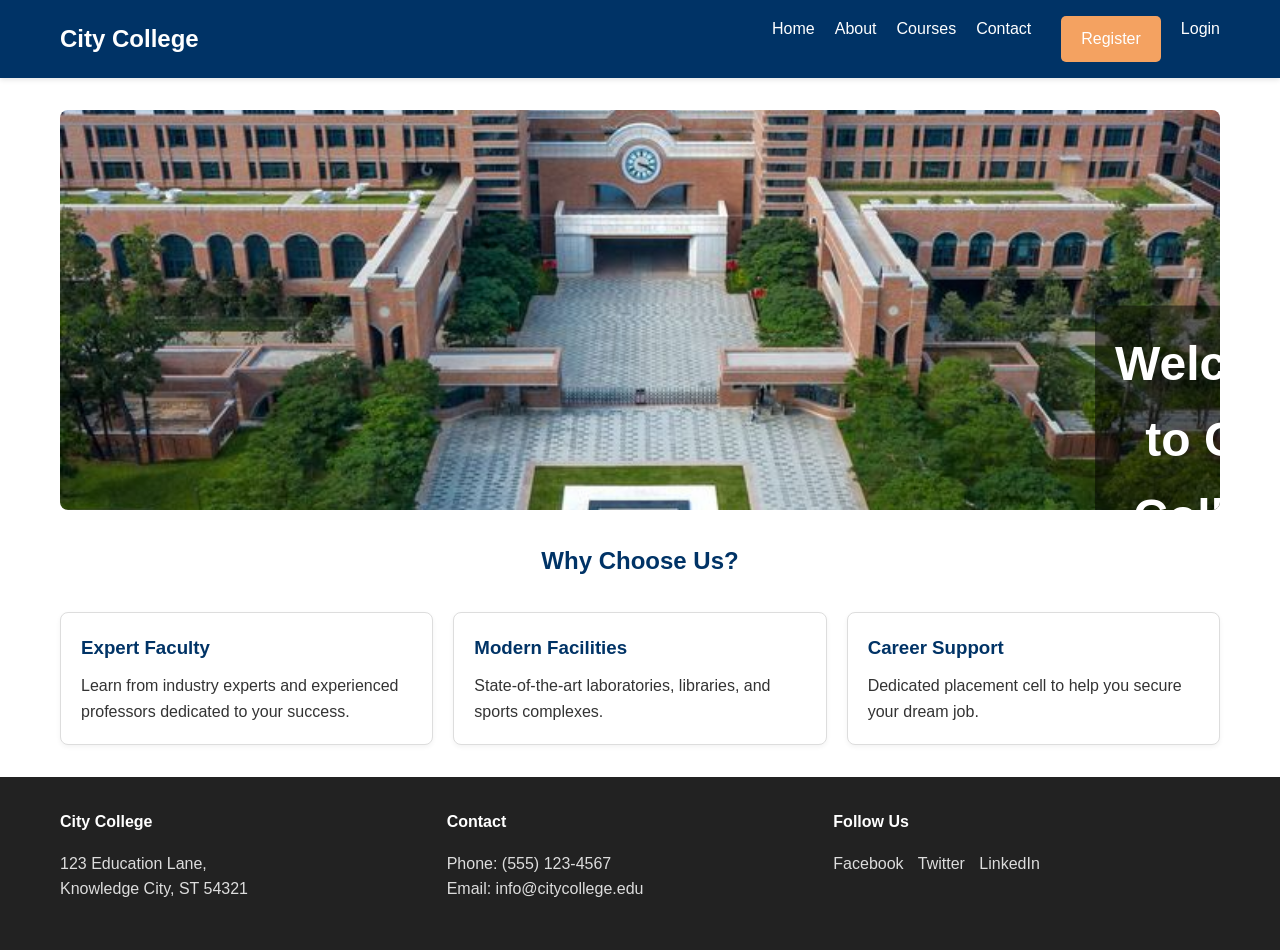
<file: index.html>
<html lang="en">
<head>

    <meta name="viewport" content="width=device-width, initial-scale=1.0">
    <title>City College - Home</title>
    <link rel="stylesheet" href="style.css">
</head>
<body>
    <header>
        <nav>
            <a href="index.html" class="logo">City College</a>
            <div class="menu-toggle">☰</div>
            <ul class="nav-links">
                <li><a href="index.html">Home</a></li>
                <li><a href="about.html">About</a></li>
                <li><a href="course.html">Courses</a></li>
                <li><a href="contact.html">Contact</a></li>
                <li><a href="register.html" class="btn" style="margin-left: 10px;">Register</a></li>
                <li><a href="college_login.html">Login</a></li>
            </ul>
        </nav>
    </header>

    <main>
        <div class="container">
   <section class="hero" style="position:relative; text-align:center; color:white; overflow:hidden;">

<img src="download.jfif" style="width:100%; height:400px; object-fit:cover;">

<div style="position:absolute; top:100%; left:100%; transform:translate(-50%,-50%); background:rgba(0,0,0,0.5); padding:20px; border-radius:8px;">

<h1>Welcome to City College</h1>
<p>Empowering minds, shaping the future.</p>
<br>
<a href="course.html" class="btn">Explore Courses</a>

</div>

</section>

            <section>
                <h2 class="section-title">Why Choose Us?</h2>
                <div class="grid-container">
                    <div class="card">
                        <h3>Expert Faculty</h3>
                        <p>Learn from industry experts and experienced professors dedicated to your success.</p>
                    </div>
                    <div class="card">
                        <h3>Modern Facilities</h3>
                        <p>State-of-the-art laboratories, libraries, and sports complexes.</p>
                    </div>
                    <div class="card">
                        <h3>Career Support</h3>
                        <p>Dedicated placement cell to help you secure your dream job.</p>
                    </div>
                </div>
            </section>
        </div>
    </main>

    <footer>
        <div class="footer-content">
            <div class="footer-section">
                <h4>City College</h4>
                <p>123 Education Lane,<br>Knowledge City, ST 54321</p>
            </div>
            <div class="footer-section">
                <h4>Contact</h4>
                <p>Phone: (555) 123-4567</p>
                <p>Email: info@citycollege.edu</p>
            </div>
            <div class="footer-section">
                <h4>Follow Us</h4>
                <div class="social-links">
                    <a href="#">Facebook</a>
                    <a href="#">Twitter</a>
                    <a href="#">LinkedIn</a>
                </div>
            </div>
        </div>
    </footer>

    <script src="script.js"></script>
</body>

</html>
</file>
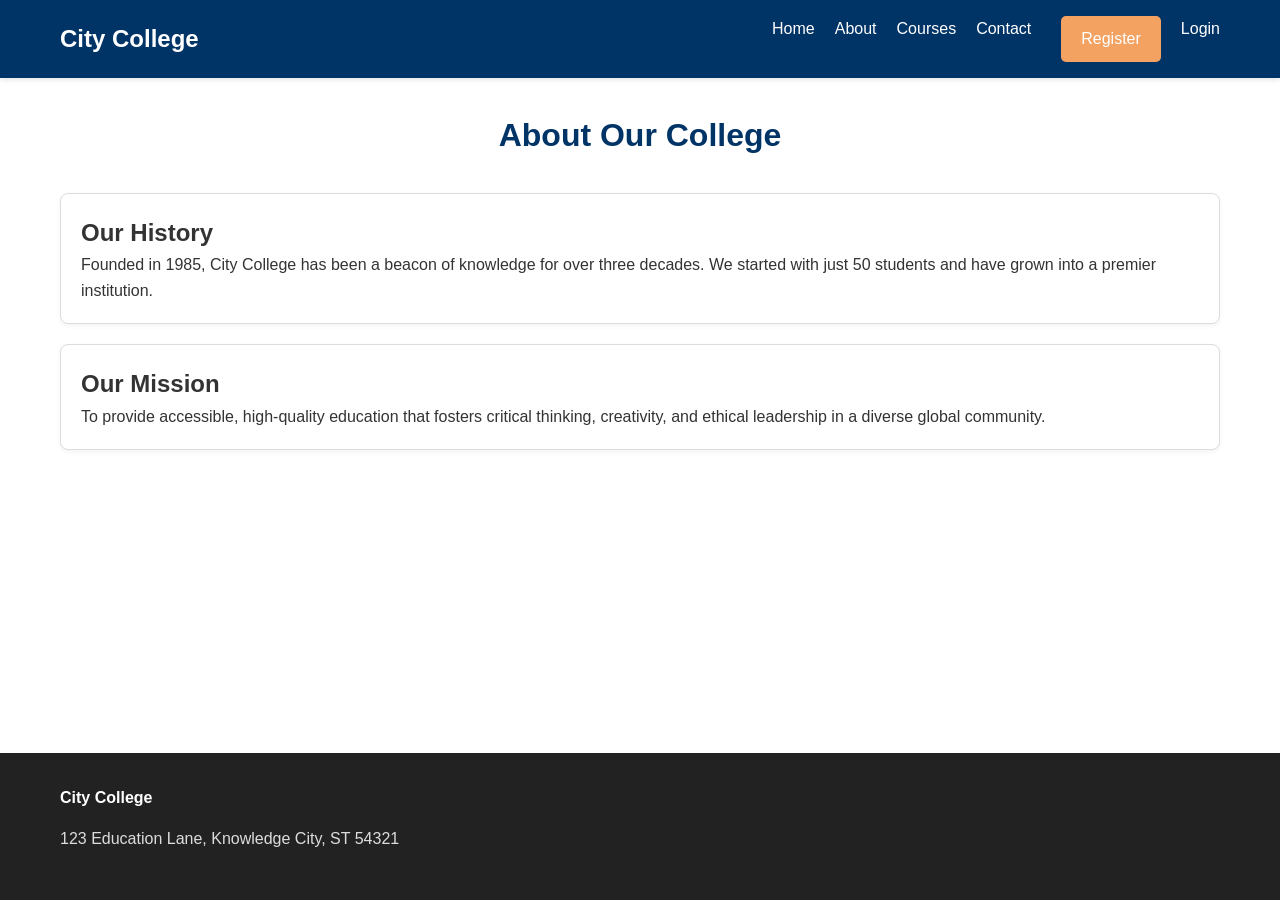
<file: about.html>
<!DOCTYPE html>
<html lang="en">
<head>
    <meta charset="UTF-8">
    <meta name="viewport" content="width=device-width, initial-scale=1.0">
    <title>About Us - City College</title>
    <link rel="stylesheet" href="style.css">
</head>
<body>
    <header>
        <nav>
            <a href="index.html" class="logo">City College</a>
            <div class="menu-toggle">☰</div>
            <ul class="nav-links">
                <li><a href="index.html">Home</a></li>
                <li><a href="about.html">About</a></li>
                <li><a href="course.html">Courses</a></li>
                <li><a href="contact.html">Contact</a></li>
                <li><a href="register.html" class="btn" style="margin-left: 10px;">Register</a></li>
                <li><a href="college_login.html">Login</a></li>
            </ul>
        </nav>
    </header>

    <main>
        <div class="container">
            <h1 class="section-title">About Our College</h1>
            <div class="card" style="margin-bottom: 20px;">
                <h2>Our History</h2>
                <p>Founded in 1985, City College has been a beacon of knowledge for over three decades. We started with just 50 students and have grown into a premier institution.</p>
            </div>
            <div class="card">
                <h2>Our Mission</h2>
                <p>To provide accessible, high-quality education that fosters critical thinking, creativity, and ethical leadership in a diverse global community.</p>
            </div>
        </div>
    </main>

    <footer>
        <div class="footer-content">
            <div class="footer-section">
                <h4>City College</h4>
                <p>123 Education Lane, Knowledge City, ST 54321</p>
</file>
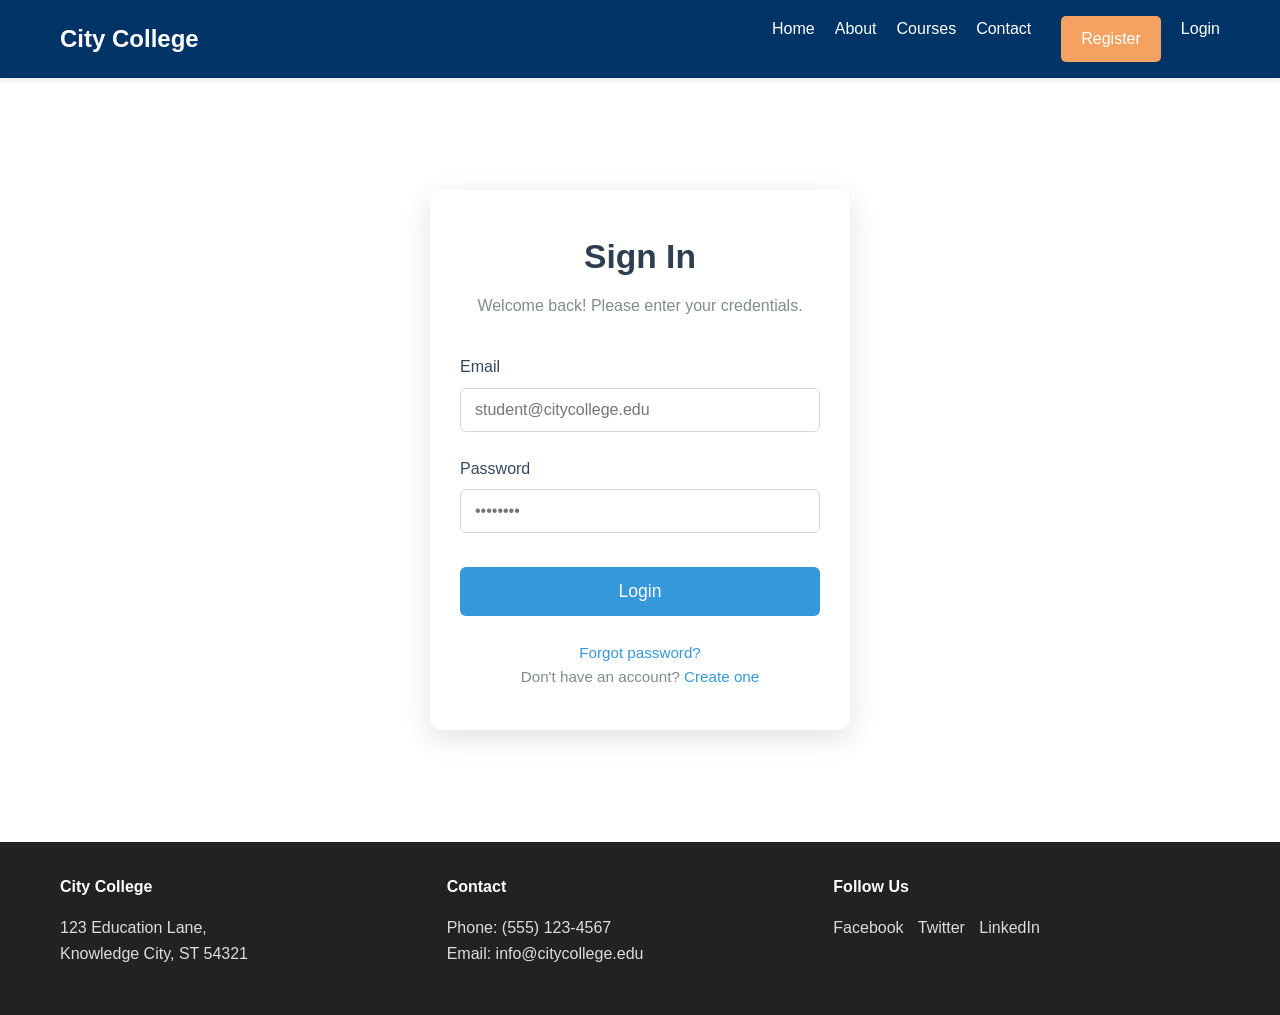
<file: college_login.html>
<!DOCTYPE html>
<html lang="en">
<head>
    <meta charset="UTF-8" />
    <meta name="viewport" content="width=device-width, initial-scale=1.0"/>
    <title>City College - Login</title>
    <link rel="stylesheet" href="style.css">  <!-- reuse your existing stylesheet -->
    <style>
        /* Login-page specific styles (you can also move to style.css) */
        .login-container {
            max-width: 420px;
            margin: 80px auto;
            padding: 40px 30px;
            background: white;
            border-radius: 12px;
            box-shadow: 0 8px 30px rgba(0,0,0,0.12);
        }

        .login-container h1 {
            text-align: center;
            color: #2c3e50;
            margin-bottom: 10px;
            font-size: 2.1rem;
        }

        .login-container .subtitle {
            text-align: center;
            color: #7f8c8d;
            margin-bottom: 35px;
        }

        .form-group {
            margin-bottom: 24px;
        }

        .form-group label {
            display: block;
            margin-bottom: 8px;
            font-weight: 500;
            color: #34495e;
        }

        .form-group input {
            width: 100%;
            padding: 12px 14px;
            border: 1px solid #d1d8e0;
            border-radius: 6px;
            font-size: 1rem;
            transition: border-color 0.2s;
        }

        .form-group input:focus {
            outline: none;
            border-color: #3498db;
            box-shadow: 0 0 0 3px rgba(52, 152, 219, 0.15);
        }

        .btn-login {
            width: 100%;
            padding: 14px;
            background: #3498db;
            color: white;
            border: none;
            border-radius: 6px;
            font-size: 1.1rem;
            font-weight: 500;
            cursor: pointer;
            transition: background 0.25s;
            margin-top: 10px;
        }

        .btn-login:hover {
            background: #2980b9;
        }

        .extra-links {
            text-align: center;
            margin-top: 25px;
            font-size: 0.95rem;
            color: #7f8c8d;
        }

        .extra-links a {
            color: #3498db;
            text-decoration: none;
            font-weight: 500;
        }

        .extra-links a:hover {
            text-decoration: underline;
        }

        .error-message {
            color: #e74c3c;
            font-size: 0.9rem;
            margin-top: 6px;
            display: none;
        }

        @media (max-width: 500px) {
            .login-container {
                margin: 40px 15px;
                padding: 30px 20px;
            }
        }
    </style>
</head>
<body>

    <header>
        <nav>
            <a href="index.html" class="logo">City College</a>
            <div class="menu-toggle">☰</div>
            <ul class="nav-links">
                <li><a href="index.html">Home</a></li>
                <li><a href="about.html">About</a></li>
                <li><a href="course.html">Courses</a></li>
                <li><a href="contact.html">Contact</a></li>
                <li><a href="register.html" class="btn" style="margin-left: 10px;">Register</a></li>
                <li><a href="college_login.html">Login</a></li>
            </ul>
        </nav>
    </header>

    <main>
        <div class="login-container">
            <h1>Sign In</h1>
            <p class="subtitle">Welcome back! Please enter your credentials.</p>

            <form id="loginForm" onsubmit="handleLogin(event)">
                <div class="form-group">
                    <label for="email">Email</label>
                    <input type="email" id="email" name="email" placeholder="student@citycollege.edu" required autocomplete="email">
                </div>

                <div class="form-group">
                    <label for="password">Password</label>
                    <input type="password" id="password" name="password" placeholder="••••••••" required autocomplete="current-password">
                    <div class="error-message" id="errorMsg"></div>
                </div>

                <button type="submit" class="btn-login">Login</button>
            </form>

            <div class="extra-links">
                <p><a href="#">Forgot password?</a></p>
                <p>Don't have an account? <a href="register.html">Create one</a></p>
            </div>
        </div>
    </main>

    <footer>
        <!-- You can copy the same footer from index.html -->
        <div class="footer-content">
            <div class="footer-section">
                <h4>City College</h4>
                <p>123 Education Lane,<br>Knowledge City, ST 54321</p>
            </div>
            <div class="footer-section">
                <h4>Contact</h4>
                <p>Phone: (555) 123-4567</p>
                <p>Email: info@citycollege.edu</p>
            </div>
            <div class="footer-section">
                <h4>Follow Us</h4>
                <div class="social-links">
                    <a href="#">Facebook</a>
                    <a href="#">Twitter</a>
                    <a href="#">LinkedIn</a>
                </div>
            </div>
        </div>
    </footer>

    <script>
        function handleLogin(event) {
            event.preventDefault();

            const email = document.getElementById('email').value.trim();
            const password = document.getElementById('password').value;
            const errorMsg = document.getElementById('errorMsg');

            // Very basic client-side validation/demo
            // In real project → send to backend (PHP/Node/Django/Firebase/etc.)
            if (!email || !password) {
                errorMsg.textContent = "Please fill in all fields";
                errorMsg.style.display = "block";
                return;
            }

            // Demo credentials (for showcase only – never do this in production!)
            const validEmail = "student@citycollege.edu";
            const validPass  = "city1234";

            if (email === validEmail && password === validPass) {
                errorMsg.style.display = "none";
                alert("Login successful! (This is just a demo)");
                // In real app: window.location.href = "dashboard.html";
            } else {
                errorMsg.textContent = "Invalid email or password";
                errorMsg.style.display = "block";
            }
        }
    </script>

</body>
</html>
</file>
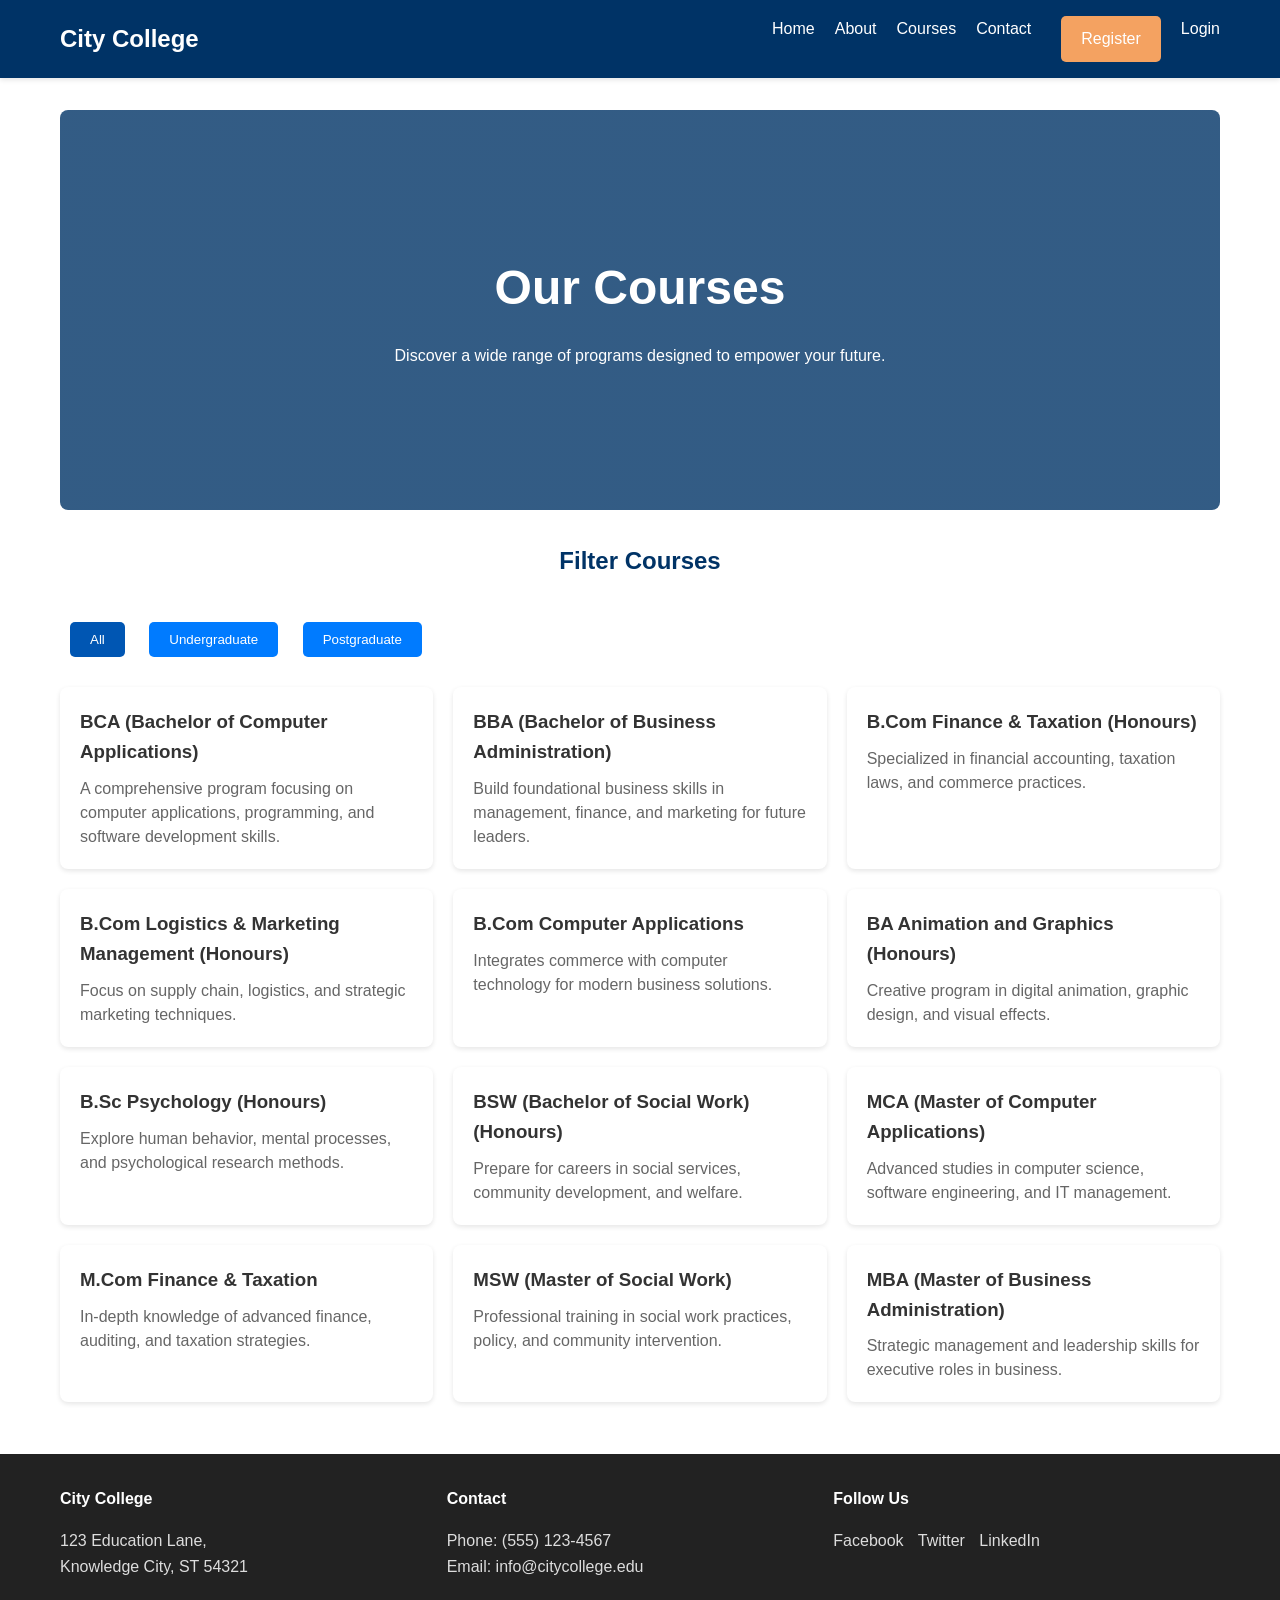
<file: course.html>
<!DOCTYPE html>
<html lang="en">
<head>
    <meta name="viewport" content="width=device-width, initial-scale=1.0">
    <title>City College - Courses</title>
    <link rel="stylesheet" href="style.css">
    <style>
        /* Simple CSS for courses page */
        .courses-grid {
            display: grid;
            grid-template-columns: repeat(auto-fit, minmax(300px, 1fr));
            gap: 20px;
            margin: 20px 0;
        }
        .course-card {
            background: white;
            border-radius: 8px;
            padding: 20px;
            box-shadow: 0 2px 5px rgba(0,0,0,0.1);
            transition: transform 0.3s;
        }
        .course-card:hover {
            transform: translateY(-5px);
        }
        .course-card h3 {
            color: #333;
            margin-bottom: 10px;
        }
        .course-card p {
            color: #666;
            line-height: 1.5;
        }
        .filter-btn {
            background: #007bff;
            color: white;
            border: none;
            padding: 10px 20px;
            margin: 10px;
            border-radius: 5px;
            cursor: pointer;
        }
        .filter-btn.active {
            background: #0056b3;
        }
        .hidden {
            display: none;
        }
    </style>
</head>
<body>
    <header>
        <nav>
            <a href="index.html" class="logo">City College</a>
            <div class="menu-toggle">☰</div>
            <ul class="nav-links">
                <li><a href="index.html">Home</a></li>
                <li><a href="about.html">About</a></li>
                <li><a href="course.html">Courses</a></li>
                <li><a href="contact.html">Contact</a></li>
                <li><a href="register.html" class="btn" style="margin-left: 10px;">Register</a></li>
                <li><a href="college_login.html">Login</a></li>
            </ul>
        </nav>
    </header>

    <main>
        <div class="container">
            <section class="hero">
                <div>
                    <h1>Our Courses</h1>
                    <p>Discover a wide range of programs designed to empower your future.</p>
                </div>
            </section>

            <section>
                <h2 class="section-title">Filter Courses</h2>
                <button class="filter-btn active" onclick="filterCourses('all')">All</button>
                <button class="filter-btn" onclick="filterCourses('ug')">Undergraduate</button>
                <button class="filter-btn" onclick="filterCourses('pg')">Postgraduate</button>

                <div class="courses-grid" id="coursesGrid">
                    <!-- Undergraduate Courses -->
                    <div class="course-card" data-type="ug">
                        <h3>BCA (Bachelor of Computer Applications)</h3>
                        <p>A comprehensive program focusing on computer applications, programming, and software development skills.</p>
                    </div>
                    <div class="course-card" data-type="ug">
                        <h3>BBA (Bachelor of Business Administration)</h3>
                        <p>Build foundational business skills in management, finance, and marketing for future leaders.</p>
                    </div>
                    <div class="course-card" data-type="ug">
                        <h3>B.Com Finance & Taxation (Honours)</h3>
                        <p>Specialized in financial accounting, taxation laws, and commerce practices.</p>
                    </div>
                    <div class="course-card" data-type="ug">
                        <h3>B.Com Logistics & Marketing Management (Honours)</h3>
                        <p>Focus on supply chain, logistics, and strategic marketing techniques.</p>
                    </div>
                    <div class="course-card" data-type="ug">
                        <h3>B.Com Computer Applications</h3>
                        <p>Integrates commerce with computer technology for modern business solutions.</p>
                    </div>
                    <div class="course-card" data-type="ug">
                        <h3>BA Animation and Graphics (Honours)</h3>
                        <p>Creative program in digital animation, graphic design, and visual effects.</p>
                    </div>
                    <div class="course-card" data-type="ug">
                        <h3>B.Sc Psychology (Honours)</h3>
                        <p>Explore human behavior, mental processes, and psychological research methods.</p>
                    </div>
                    <div class="course-card" data-type="ug">
                        <h3>BSW (Bachelor of Social Work) (Honours)</h3>
                        <p>Prepare for careers in social services, community development, and welfare.</p>
                    </div>

                    <!-- Postgraduate Courses -->
                    <div class="course-card" data-type="pg">
                        <h3>MCA (Master of Computer Applications)</h3>
                        <p>Advanced studies in computer science, software engineering, and IT management.</p>
                    </div>
                    <div class="course-card" data-type="pg">
                        <h3>M.Com Finance & Taxation</h3>
                        <p>In-depth knowledge of advanced finance, auditing, and taxation strategies.</p>
                    </div>
                    <div class="course-card" data-type="pg">
                        <h3>MSW (Master of Social Work)</h3>
                        <p>Professional training in social work practices, policy, and community intervention.</p>
                    </div>
                    <div class="course-card" data-type="pg">
                        <h3>MBA (Master of Business Administration)</h3>
                        <p>Strategic management and leadership skills for executive roles in business.</p>
                    </div>
                </div>
            </section>
        </div>
    </main>

    <footer>
        <div class="footer-content">
            <div class="footer-section">
                <h4>City College</h4>
                <p>123 Education Lane,<br>Knowledge City, ST 54321</p>
            </div>
            <div class="footer-section">
                <h4>Contact</h4>
                <p>Phone: (555) 123-4567</p>
                <p>Email: info@citycollege.edu</p>
            </div>
            <div class="footer-section">
                <h4>Follow Us</h4>
                <div class="social-links">
                    <a href="#">Facebook</a>
                    <a href="#">Twitter</a>
                    <a href="#">LinkedIn</a>
                </div>
            </div>
        </div>
    </footer>

    <script src="script.js"></script>
    <script>
        // Simple JavaScript for filtering courses
        function filterCourses(type) {
            const buttons = document.querySelectorAll('.filter-btn');
            buttons.forEach(btn => btn.classList.remove('active'));
            event.target.classList.add('active');

            const cards = document.querySelectorAll('.course-card');
            cards.forEach(card => {
                if (type === 'all' || card.dataset.type === type) {
                    card.classList.remove('hidden');
                } else {
                    card.classList.add('hidden');
                }
            });
        }
    </script>
</body>
</html>
</file>
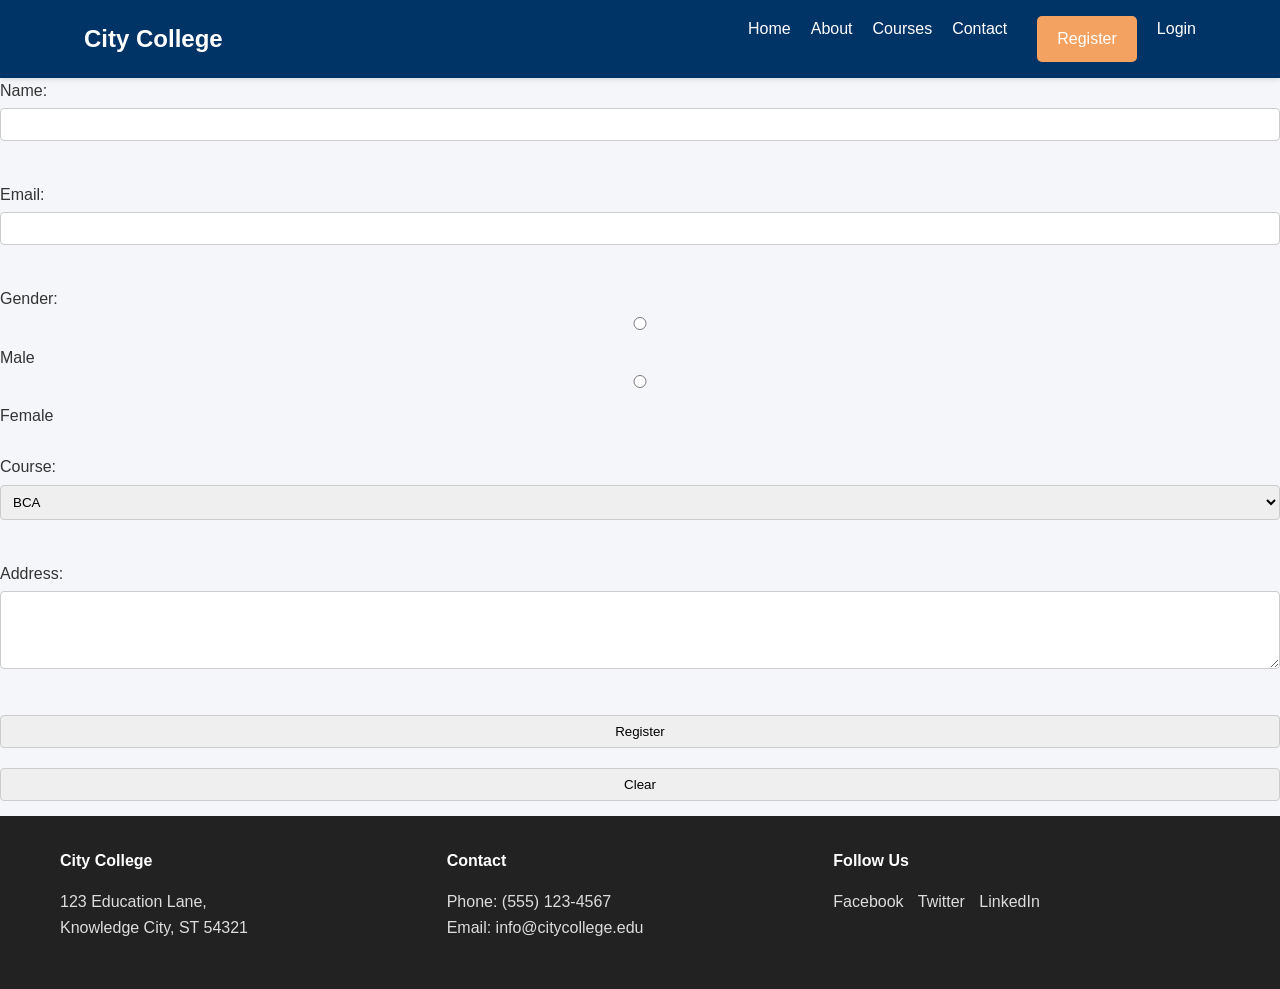
<file: register.html>
<html lang="en">
<head>
<style>

/* Reset */
*{
margin:0;
padding:0;
box-sizing:border-box;
}

/* Body */
body{
font-family:Arial, Helvetica, sans-serif;
background:#f4f6f9;
line-height:1.6;
}

/* Header */
header{
background:#2c3e50;
color:white;
padding:15px 0;
}

/* Navigation */
nav{
display:flex;
justify-content:space-between;
align-items:center;
width:90%;
margin:auto;
}

.logo{
font-size:24px;
font-weight:bold;
text-decoration:none;
color:white;
}

.nav-links{
list-style:none;
display:flex;
}

.nav-links li{
margin-left:20px;
}

.nav-links a{
color:white;
text-decoration:none;
font-size:16px;
}

.nav-links a:hover{
color:#f39c12;
}

/* Hero Section */
.hero{
background:linear-gradient(rgba(0,0,0,0.6), rgba(0,0,0,0.6)),
url("https://images.unsplash.com/photo-1523050854058-8df90110c9f1");
background-size:cover;
background-position:center;
height:350px;
display:flex;
align-items:center;
justify-content:center;
color:white;
text-align:center;
}

.hero h1{
font-size:40px;
margin-bottom:10px;
}

.hero p{
font-size:18px;
}

/* Section */
section{
width:90%;
margin:auto;
padding:40px 0;
}

/* Form */
.form-container{
background:white;
max-width:450px;
margin:auto;
padding:25px;
border-radius:8px;
box-shadow:0 4px 10px rgba(0,0,0,0.1);
}

.form-container h2{
text-align:center;
margin-bottom:20px;
}

label{
font-weight:bold;
}

input, select, textarea{
width:100%;
padding:8px;
margin-top:5px;
margin-bottom:15px;
border:1px solid #ccc;
border-radius:4px;
}

/* Buttons */
.btn{
background:#27ae60;
color:white;
border:none;
padding:10px;
cursor:pointer;
border-radius:4px;
}

.btn:hover{
background:#219150;
}

.reset-btn{
background:#c0392b;
}

/* Footer */
footer{
background:#2c3e50;
color:white;
padding:30px 0;
margin-top:40px;
}

.footer-container{
width:90%;
margin:auto;
display:flex;
justify-content:space-between;
flex-wrap:wrap;
}

.footer-box{
width:30%;
}

.footer-box h3{
margin-bottom:10px;
}

.footer-box a{
color:white;
text-decoration:none;
display:block;
margin-top:5px;
}

.footer-box a:hover{
color:#f39c12;
}

/* Responsive */
@media(max-width:768px){

.nav-links{
flex-direction:column;
}

.footer-container{
flex-direction:column;
}

.footer-box{
width:100%;
margin-bottom:20px;
}

}

</style>
    <meta name="viewport" content="width=device-width, initial-scale=1.0">
    <title>City College - Home</title>
    <link rel="stylesheet" href="style.css">
</head>
<body>
    <header>
        <nav>
            <a href="index.html" class="logo">City College</a>
            <div class="menu-toggle">☰</div>
            <ul class="nav-links">
                <li><a href="index.html">Home</a></li>
                <li><a href="about.html">About</a></li>
                <li><a href="courses.html">Courses</a></li>
                <li><a href="contact.html">Contact</a></li>
                <li><a href="register.html" class="btn" style="margin-left: 10px;">Register</a></li>
                <li><a href="login.html">Login</a></li>
            </ul>
        </nav>
    </header>

    <form>
     Name: <input type="text" name="name"><br><br>
     
     Email: <input type="email" name="email"><br><br>

     Gender: <input type="radio" name="gender">Male<input type="radio" name="gender">Female
     <br><br>

     Course: 
     <select>
     <option>BCA</option>
     <option>BBA</option>
     <option>Bsc</option>
     </select><br><br>
   
     Address: 
     <textarea rows="4" cols="30"></textarea><br><br>
     
     <input type="submit" value="Register">
     <input type="reset" value="Clear">
     </form>

    <footer>
        <div class="footer-content">
            <div class="footer-section">
                <h4>City College</h4>
                <p>123 Education Lane,<br>Knowledge City, ST 54321</p>
            </div>
            <div class="footer-section">
                <h4>Contact</h4>
                <p>Phone: (555) 123-4567</p>
                <p>Email: info@citycollege.edu</p>
            </div>
            <div class="footer-section">
                <h4>Follow Us</h4>
                <div class="social-links">
                    <a href="#">Facebook</a>
                    <a href="#">Twitter</a>
                    <a href="#">LinkedIn</a>
                </div>
            </div>
        </div>
    </footer>

    <script src="script.js"></script>
</body>
</html>
</file>
<file: style.css>
/* --- CSS Variables & Reset --- */
:root {
    --primary-color: #003366; /* Deep Blue */
    --secondary-color: #f4a261; /* Accent Orange */
    --text-color: #333;
    --light-bg: #f4f4f4;
    --white: #ffffff;
    --error-color: #e74c3c;
    --success-color: #2ecc71;
}

* {
    margin: 0;
    padding: 0;
    box-sizing: border-box;
    font-family: 'Segoe UI', Tahoma, Geneva, Verdana, sans-serif;
}

body {
    line-height: 1.6;
    color: var(--text-color);
    display: flex;
    flex-direction: column;
    min-height: 100vh;
}

/* --- Navigation --- */
header {
    background-color: var(--primary-color);
    color: var(--white);
    padding: 1rem 0;
    position: sticky;
    top: 0;
    z-index: 1000;
    box-shadow: 0 2px 5px rgba(0,0,0,0.1);
}

nav {
    display: flex;
    justify-content: space-between;
    align-items: center;
    max-width: 1200px;
    margin: 0 auto;
    padding: 0 20px;
}

.logo {
    font-size: 1.5rem;
    font-weight: bold;
    color: var(--white);
    text-decoration: none;
}

.nav-links {
    list-style: none;
    display: flex;
}

.nav-links li {
    margin-left: 20px;
}

.nav-links a {
    color: var(--white);
    text-decoration: none;
    font-weight: 500;
    transition: color 0.3s;
}

.nav-links a:hover {
    color: var(--secondary-color);
}

/* Mobile Menu Toggle (Hidden on Desktop) */
.menu-toggle {
    display: none;
    font-size: 1.5rem;
    cursor: pointer;
}

/* --- Main Content Layout --- */
main {
    flex: 1;
    padding: 2rem 0;
}

.container {
    max-width: 1200px;
    margin: 0 auto;
    padding: 0 20px;
}

/* --- Hero Section (Home) --- */
.hero {
    background: linear-gradient(rgba(0, 51, 102, 0.8), rgba(0, 51, 102, 0.8)), url('https://via.placeholder.com/1200x600?text=College+Campus');
    background-size: cover;
    background-position: center;
    height: 400px;
    display: flex;
    align-items: center;
    justify-content: center;
    text-align: center;
    color: var(--white);
    border-radius: 8px;
    margin-bottom: 2rem;
}

.hero h1 {
    font-size: 3rem;
    margin-bottom: 1rem;
}

.btn {
    display: inline-block;
    background: var(--secondary-color);
    color: var(--white);
    padding: 10px 20px;
    text-decoration: none;
    border-radius: 5px;
    transition: background 0.3s;
    border: none;
    cursor: pointer;
    font-size: 1rem;
}

.btn:hover {
    background: #e67e22;
}

/* --- Grid Layouts (Courses, Faculty) --- */
.section-title {
    text-align: center;
    margin-bottom: 2rem;
    color: var(--primary-color);
}

.grid-container {
    display: grid;
    grid-template-columns: repeat(auto-fit, minmax(300px, 1fr));
    gap: 20px;
}

.card {
    background: var(--white);
    border: 1px solid #ddd;
    border-radius: 8px;
    padding: 20px;
    box-shadow: 0 2px 5px rgba(0,0,0,0.05);
    transition: transform 0.3s;
}

.card:hover {
    transform: translateY(-5px);
}

.card h3 {
    color: var(--primary-color);
    margin-bottom: 10px;
}

/* --- Forms (Register & Login) --- */
.form-container {
    max-width: 500px;
    margin: 0 auto;
    background: var(--white);
    padding: 30px;
    border-radius: 8px;
    box-shadow: 0 4px 10px rgba(0,0,0,0.1);
}

.form-group {
    margin-bottom: 15px;
}

.form-group label {
    display: block;
    margin-bottom: 5px;
    font-weight: 600;
}

.form-group input, .form-group select {
    width: 100%;
    padding: 10px;
    border: 1px solid #ccc;
    border-radius: 4px;
    font-size: 1rem;
}

.form-group input:focus {
    border-color: var(--primary-color);
    outline: none;
}

.error-msg {
    color: var(--error-color);
    font-size: 0.85rem;
    margin-top: 5px;
    display: none; /* Hidden by default */
}

.success-msg {
    color: var(--success-color);
    text-align: center;
    margin-bottom: 15px;
    font-weight: bold;
    display: none;
}

/* --- Footer --- */
footer {
    background: #222;
    color: #ddd;
    padding: 2rem 0;
    margin-top: auto;
}

.footer-content {
    display: flex;
    justify-content: space-between;
    flex-wrap: wrap;
    max-width: 1200px;
    margin: 0 auto;
    padding: 0 20px;
}

.footer-section {
    flex: 1;
    min-width: 250px;
    margin-bottom: 1rem;
}

.footer-section h4 {
    color: var(--white);
    margin-bottom: 1rem;
}

.social-links a {
    color: #ddd;
    margin-right: 10px;
    text-decoration: none;
}

/* --- Responsive Design --- */
@media (max-width: 768px) {
    .nav-links {
        display: none; /* Hide nav on mobile initially */
        flex-direction: column;
        position: absolute;
        top: 60px;
        right: 0;
        background: var(--primary-color);
        width: 100%;
        text-align: center;
        padding: 1rem 0;
    }

    .nav-links.active {
        display: flex;
    }

    .nav-links li {
        margin: 15px 0;
    }

    .menu-toggle {
        display: block;
    }

    .hero h1 {
        font-size: 2rem;
    }
}
</file>
